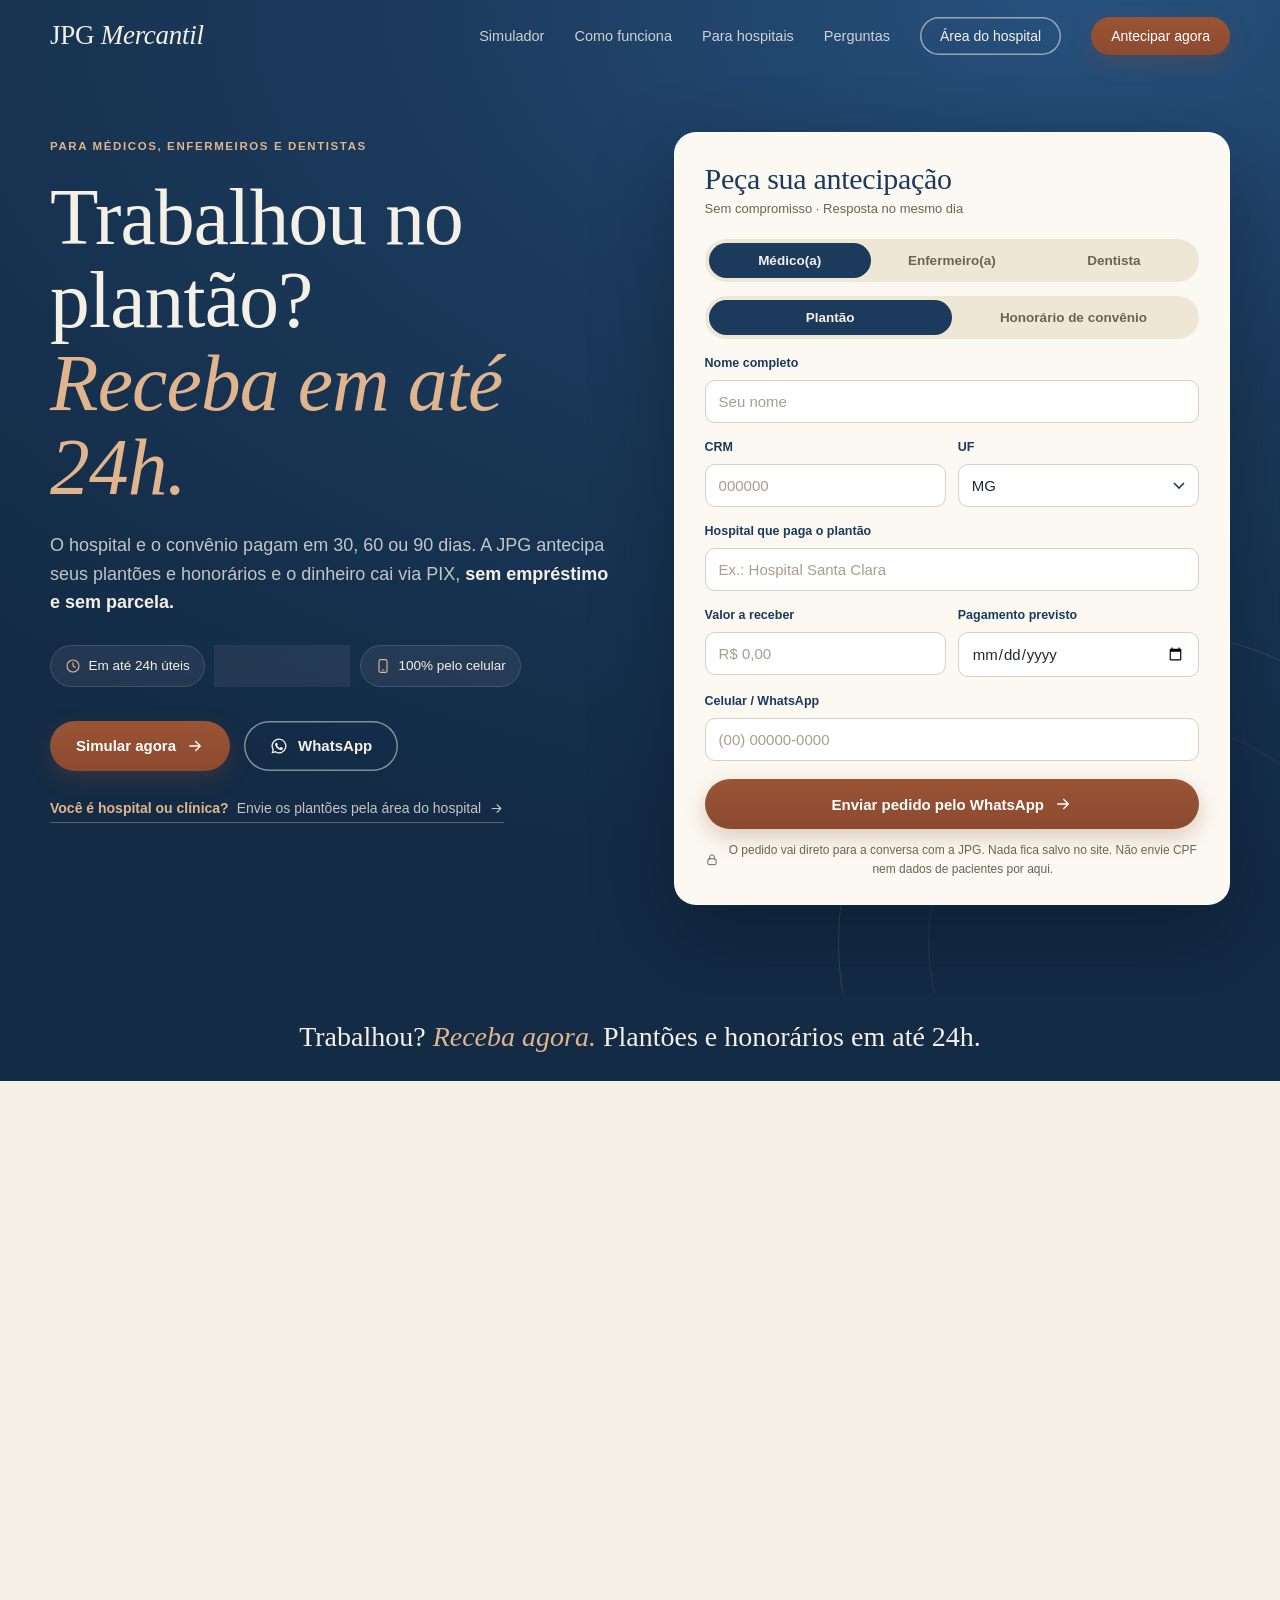
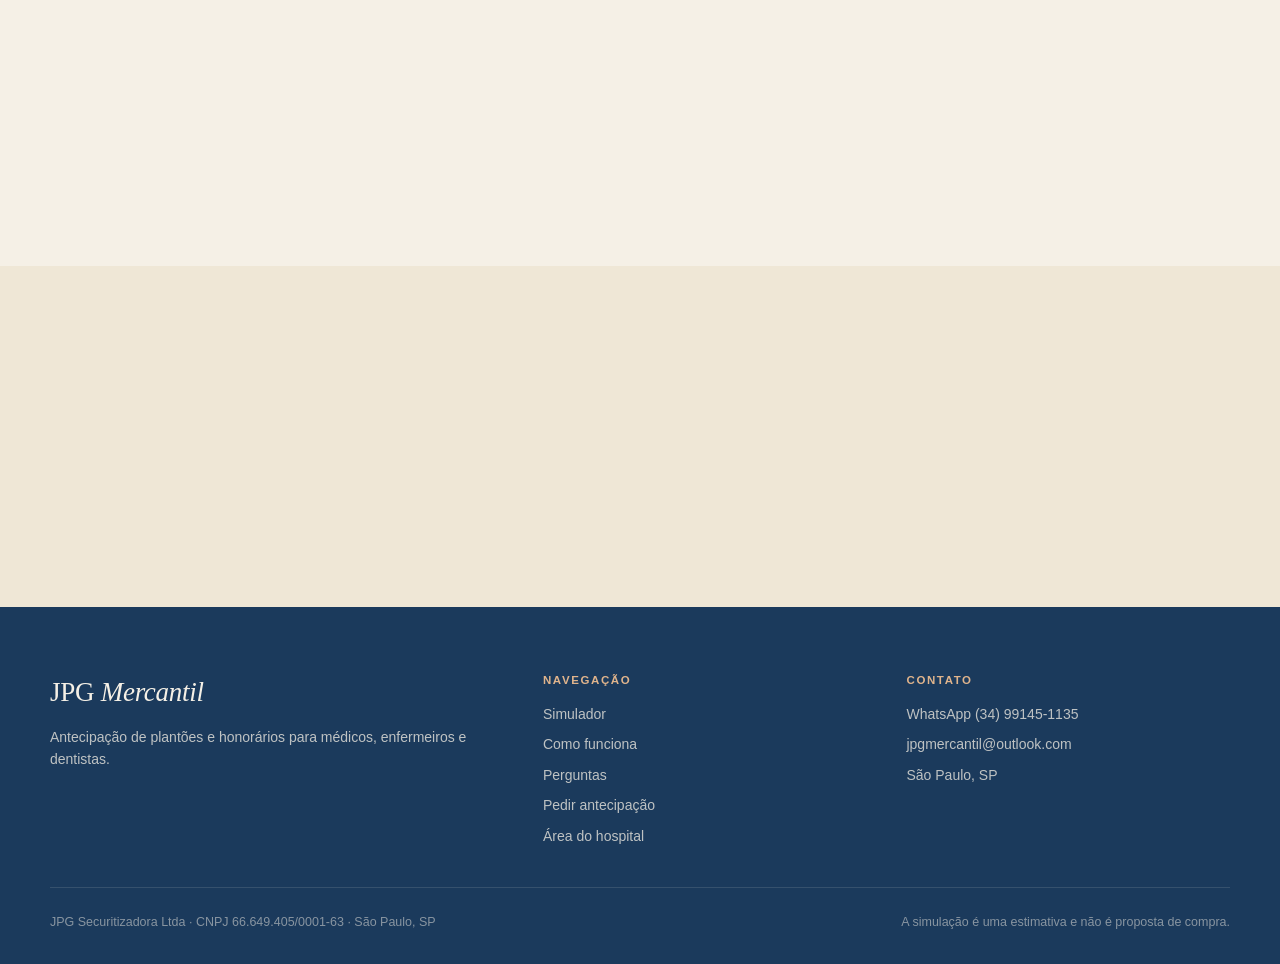
<file: index.html>
<!doctype html>
<html lang="pt-BR">
<head>
<meta charset="utf-8">
<meta name="viewport" content="width=device-width, initial-scale=1">
<meta http-equiv="Content-Security-Policy" content="default-src 'self'; script-src 'self'; style-src 'self' https://fonts.googleapis.com; font-src https://fonts.gstatic.com; img-src 'self' data:; connect-src 'self'; form-action 'none'; base-uri 'none'; object-src 'none'">
<meta name="referrer" content="no-referrer">
<title>JPG Mercantil · Antecipe plantões e honorários</title>
<meta name="description" content="Médicos, enfermeiros e dentistas: antecipe plantões e honorários de convênio e receba via PIX em até 24h. Simule na hora.">
<link rel="preconnect" href="https://fonts.googleapis.com">
<link rel="preconnect" href="https://fonts.gstatic.com" crossorigin>
<link href="https://fonts.googleapis.com/css2?family=Cormorant+Garamond:ital,wght@0,400;0,500;0,600;1,400;1,500&family=Inter+Tight:wght@400;500;600;700&display=swap" rel="stylesheet">
<link rel="stylesheet" href="style.css">
</head>
<body>

<svg width="0" height="0" class="sprite" aria-hidden="true">
  <symbol id="i-wpp" viewBox="0 0 24 24"><path fill="currentColor" d="M12 2a10 10 0 0 0-8.6 15.1L2 22l5-1.3A10 10 0 1 0 12 2Zm0 18.2a8.2 8.2 0 0 1-4.2-1.2l-.3-.2-3 .8.8-2.9-.2-.3A8.2 8.2 0 1 1 12 20.2Zm4.5-6.1c-.2-.1-1.5-.7-1.7-.8-.2-.1-.4-.1-.6.1l-.8 1c-.1.2-.3.2-.5.1a6.7 6.7 0 0 1-3.3-2.9c-.3-.4.2-.4.7-1.3.1-.2 0-.3 0-.4l-.8-1.8c-.2-.5-.4-.4-.6-.4h-.5a1 1 0 0 0-.7.3 2.9 2.9 0 0 0-.9 2.2 5 5 0 0 0 1 2.7 11.5 11.5 0 0 0 4.4 3.9c1.6.7 2.3.8 3.1.6.5-.1 1.5-.6 1.7-1.2.2-.6.2-1.1.2-1.2-.1-.1-.3-.2-.5-.3Z"/></symbol>
  <symbol id="i-relogio" viewBox="0 0 24 24" fill="none" stroke="currentColor" stroke-width="1.7" stroke-linecap="round"><circle cx="12" cy="12" r="9"/><path d="M12 7v5l3 2"/></symbol>
  <symbol id="i-pix" viewBox="0 0 24 24" fill="none" stroke="currentColor" stroke-width="1.7" stroke-linejoin="round"><path d="M12 3 21 12 12 21 3 12Z"/><path d="M8 12h8"/></symbol>
  <symbol id="i-cel" viewBox="0 0 24 24" fill="none" stroke="currentColor" stroke-width="1.7" stroke-linecap="round"><rect x="6" y="2.5" width="12" height="19" rx="2.5"/><path d="M11 18h2"/></symbol>
  <symbol id="i-cad" viewBox="0 0 24 24" fill="none" stroke="currentColor" stroke-width="1.7" stroke-linecap="round"><rect x="5" y="10" width="14" height="10" rx="2"/><path d="M8 10V7a4 4 0 0 1 8 0v3"/></symbol>
  <symbol id="i-seta" viewBox="0 0 24 24" fill="none" stroke="currentColor" stroke-width="1.8" stroke-linecap="round" stroke-linejoin="round"><path d="M5 12h14M13 6l6 6-6 6"/></symbol>
  <symbol id="i-x" viewBox="0 0 24 24" fill="none" stroke="currentColor" stroke-width="2" stroke-linecap="round"><path d="M6 6l12 12M18 6 6 18"/></symbol>
  <symbol id="i-ok" viewBox="0 0 24 24" fill="none" stroke="currentColor" stroke-width="2" stroke-linecap="round" stroke-linejoin="round"><path d="m5 12 5 5 9-10"/></symbol>
  <symbol id="i-hist" viewBox="0 0 24 24" fill="none" stroke="currentColor" stroke-width="1.7" stroke-linecap="round"><path d="M4 19h16M7 15l3-4 3 2 4-6"/></symbol>
</svg>

<header class="nav" id="nav">
  <div class="wrap">
    <a href="#topo" class="logo" aria-label="JPG Mercantil, início">JPG <em>Mercantil</em></a>
    <ul>
      <li><a href="#simulador">Simulador</a></li>
      <li><a href="#como-funciona">Como funciona</a></li>
      <li><a href="#hospitais">Para hospitais</a></li>
      <li><a href="#perguntas">Perguntas</a></li>
      <li><a href="hospital.html" class="btn btn-o nav-h">Área do hospital</a></li>
      <li><a href="#pedido" class="btn btn-t">Antecipar agora</a></li>
    </ul>
  </div>
</header>

<main id="topo">
<!-- HERO + PEDIDO -->
<section class="hero">
  <div class="wrap">
    <div class="rv">
      <span class="eyebrow">Para médicos, enfermeiros e dentistas</span>
      <h1>Trabalhou no plantão?<br><em>Receba em até 24h.</em></h1>
      <p class="lead">O hospital e o convênio pagam em 30, 60 ou 90 dias. A JPG antecipa seus plantões e honorários e o dinheiro cai via PIX, <strong>sem empréstimo e sem parcela.</strong></p>
      <div class="selos">
        <span class="selo"><svg><use href="#i-relogio"/></svg>Em até 24h úteis</span>
        <span class="selo"><svg><use href="#i-pix"/></svg>Direto no PIX</span>
        <span class="selo"><svg><use href="#i-cel"/></svg>100% pelo celular</span>
      </div>
      <div class="hero-ctas">
        <a href="#simulador" class="btn btn-t">Simular agora <svg><use href="#i-seta"/></svg></a>
        <a href="https://wa.me/5534991451135?text=Ol%C3%A1%2C%20quero%20antecipar%20meus%20plant%C3%B5es%20com%20a%20JPG." class="btn btn-o" target="_blank" rel="noopener"><svg><use href="#i-wpp"/></svg>WhatsApp</a>
      </div>
      <a href="hospital.html" class="hero-h"><span>Você é hospital ou clínica?</span> Envie os plantões pela área do hospital <svg><use href="#i-seta"/></svg></a>
    </div>

    <form class="form-card rv" id="pedido" novalidate>
      <h3>Peça sua antecipação</h3>
      <p class="sub">Sem compromisso · Resposta no mesmo dia</p>

      <div class="seg" role="group" aria-label="Profissão" data-campo="prof">
        <button type="button" aria-pressed="true" data-v="Médico(a)" data-reg="CRM">Médico(a)</button>
        <button type="button" aria-pressed="false" data-v="Enfermeiro(a)" data-reg="COREN">Enfermeiro(a)</button>
        <button type="button" aria-pressed="false" data-v="Dentista" data-reg="CRO">Dentista</button>
      </div>
      <div class="seg" role="group" aria-label="Tipo" data-campo="tipo">
        <button type="button" aria-pressed="true" data-v="Plantão">Plantão</button>
        <button type="button" aria-pressed="false" data-v="Honorário de convênio">Honorário de convênio</button>
      </div>

      <div class="campo">
        <label class="lbl" for="f-nome">Nome completo</label>
        <input id="f-nome" name="nome" autocomplete="name" placeholder="Seu nome" required>
      </div>
      <div class="grid2">
        <div class="campo">
          <label class="lbl" for="f-reg" id="lbl-reg">CRM</label>
          <input id="f-reg" name="registro" inputmode="numeric" placeholder="000000">
        </div>
        <div class="campo">
          <label class="lbl" for="f-uf">UF</label>
          <select id="f-uf" name="uf"></select>
        </div>
      </div>
      <div class="campo">
        <label class="lbl" for="f-pagador" id="lbl-pagador">Hospital que paga o plantão</label>
        <input id="f-pagador" name="pagador" placeholder="Ex.: Hospital Santa Clara">
      </div>
      <div class="grid2">
        <div class="campo">
          <label class="lbl" for="f-valor">Valor a receber</label>
          <input id="f-valor" name="valor" inputmode="numeric" placeholder="R$ 0,00">
        </div>
        <div class="campo">
          <label class="lbl" for="f-data">Pagamento previsto</label>
          <input id="f-data" name="data" type="date">
        </div>
      </div>
      <div class="campo">
        <label class="lbl" for="f-cel">Celular / WhatsApp</label>
        <input id="f-cel" name="cel" inputmode="tel" autocomplete="tel" placeholder="(00) 00000-0000">
      </div>
      <button class="btn btn-t" type="submit">Enviar pedido pelo WhatsApp <svg><use href="#i-seta"/></svg></button>
      <p class="nota"><svg><use href="#i-cad"/></svg>O pedido vai direto para a conversa com a JPG. Nada fica salvo no site. Não envie CPF nem dados de pacientes por aqui.</p>
    </form>
  </div>
</section>

<div class="faixa">Trabalhou? <em>Receba agora.</em> Plantões e honorários em até 24h.</div>

<!-- SIMULADOR -->
<section class="sim" id="simulador">
  <div class="wrap">
    <div class="rv">
      <div class="head tight">
        <span class="eyebrow">Simulador</span>
        <h2>Veja agora<br><em>quanto você recebe</em></h2>
        <p class="lead">Digite o valor do plantão ou do honorário e quantos dias faltam para o pagamento. A conta aparece na hora.</p>
      </div>
      <div class="sim-card">
        <label class="lbl" for="s-valor">Valor do plantão ou honorário</label>
        <input class="valor-in" id="s-valor" inputmode="numeric" value="R$ 1.000,00">
        <div class="dias-h"><span class="lbl flat">Dias até o pagamento</span><span class="pill" id="s-pill">30 dias</span></div>
        <div class="dias" role="group" aria-label="Dias até o pagamento">
          <button type="button" data-d="15" aria-pressed="false">15</button>
          <button type="button" data-d="30" aria-pressed="true">30</button>
          <button type="button" data-d="45" aria-pressed="false">45</button>
          <button type="button" data-d="60" aria-pressed="false">60</button>
          <button type="button" data-d="90" aria-pressed="false">90</button>
        </div>
        <div class="result" aria-live="polite">
          <small>Você recebe agora</small>
          <b id="s-liq">R$ 961,54</b>
          <div class="det"><span id="s-sub">Em 30 dias, de R$ 1.000,00 no plantão</span></div>
        </div>
        <a href="#pedido" class="btn btn-t" id="s-pedir">Quero antecipar este valor <svg><use href="#i-seta"/></svg></a>
        <p class="nota">Estimativa. O valor final sai na proposta, depois da análise.</p>
      </div>
    </div>
  </div>
</section>

<!-- PROBLEMA -->
<section class="prob">
  <div class="wrap">
    <div class="head rv">
      <span class="eyebrow">O problema</span>
      <h2>Você trabalha hoje,<br><em>mas só recebe daqui a 30, 60, 90 dias</em></h2>
      <p class="lead">O serviço já foi prestado e o dinheiro é seu. Só que hospital e convênio pagam no tempo deles.</p>
    </div>
    <div class="prob-grid rv">
      <article><span class="n">01</span><h3>Pagamento que demora</h3><p>Plantões e honorários de convênio levam de 30 a 90 dias para cair.</p></article>
      <article><span class="n">02</span><h3>Cheque especial</h3><p>Enquanto espera, as contas do mês acabam indo para o crédito mais caro do banco.</p></article>
      <article><span class="n">03</span><h3>Sem previsão</h3><p>Glosa, atraso e data que muda deixam difícil planejar o mês.</p></article>
      <article><span class="n">04</span><h3>Banco burocrático</h3><p>Empréstimo pede papelada, análise demorada e vira parcela.</p></article>
    </div>
    <div class="fim rv"><p>Existe um jeito melhor.</p><a href="#como-funciona" class="link">Ver como funciona</a></div>
  </div>
</section>

<!-- PASSOS -->
<section id="como-funciona">
  <div class="wrap">
    <div class="head c rv">
      <span class="eyebrow">Como funciona</span>
      <h2>Do plantão ao PIX<br><em>em 4 passos</em></h2>
      <p class="lead">Tudo pelo celular, com uma pessoa da JPG acompanhando cada pedido.</p>
    </div>
    <div class="passos rv">
      <div class="passo"><span class="num">1</span><div><span class="tag">Como sempre</span><h3>Você trabalha</h3><p>Faz o plantão ou o atendimento pelo convênio normalmente.</p></div></div>
      <div class="passo"><span class="num">2</span><div><span class="tag">Em 2 minutos</span><h3>Envia o pedido</h3><p>Diz quanto tem a receber, de quem e quando. O resto a gente pede pelo WhatsApp.</p></div></div>
      <div class="passo"><span class="num">3</span><div><span class="tag">Sem surpresa</span><h3>Recebe a proposta</h3><p>A JPG analisa e manda, por escrito, o valor líquido que você recebe. Você aceita ou não, sem custo.</p></div></div>
      <div class="passo"><span class="num">4</span><div><span class="tag">Em até 24h úteis</span><h3>Dinheiro no PIX</h3><p>Aceitou, o valor cai na sua conta. Quando o hospital paga, ele paga à JPG.</p></div></div>
    </div>
    <div class="passos-cta rv"><a href="#pedido" class="btn btn-t">Começar agora <svg><use href="#i-seta"/></svg></a></div>
  </div>
</section>

<!-- HOSPITAIS -->
<section class="hosp" id="hospitais">
  <div class="wrap">
    <div class="hosp-txt rv">
      <span class="eyebrow">Para hospitais e clínicas</span>
      <h2>Seu corpo clínico recebe antes.<br><em>Você só envia a lista.</em></h2>
      <p class="lead">A JPG antecipa os plantões e honorários dos seus profissionais, sem custo e sem mudar nada na sua rotina. O hospital cadastra a escala uma vez na área restrita e a gente cuida do resto.</p>
      <div class="hosp-acts">
        <a href="hospital.html" class="btn btn-t">Entrar na área do hospital <svg><use href="#i-seta"/></svg></a>
        <a href="hospital.html#cadastro" class="link">Cadastrar meu hospital</a>
      </div>
    </div>
    <div class="hosp-cards rv">
      <article><i><svg><use href="#i-cad"/></svg></i><h3>Área com login</h3><p>Acesso por e-mail e senha. Só o seu hospital vê o que enviou.</p></article>
      <article><i><svg><use href="#i-hist"/></svg></i><h3>Lista de uma vez</h3><p>Envie a escala ou a relação de honorários em planilha, PDF ou digitando.</p></article>
      <article><i><svg><use href="#i-ok"/></svg></i><h3>Sem mudar a rotina</h3><p>O hospital segue pagando na data de sempre. Só muda para quem recebe.</p></article>
    </div>
  </div>
</section>

<!-- COMPARAÇÃO -->
<section class="comp">
  <div class="wrap">
    <div class="head c rv">
      <span class="eyebrow">Entenda a diferença</span>
      <h2>Antecipação <em>não é</em> empréstimo</h2>
      <p class="lead">Você não pega dinheiro emprestado. Você recebe antes o que já é seu.</p>
    </div>
    <div class="tabela rv" role="table" aria-label="Empréstimo comparado à antecipação da JPG">
      <div class="tr th" role="row"><div role="columnheader"></div><div role="columnheader">Empréstimo</div><div role="columnheader">JPG</div></div>
      <div class="tr" role="row"><div role="rowheader">Pagamento</div><div role="cell"><svg class="x"><use href="#i-x"/></svg>Várias parcelas por mês</div><div role="cell"><svg class="ok"><use href="#i-ok"/></svg>Sem parcela: o hospital quita</div></div>
      <div class="tr" role="row"><div role="rowheader">Custo</div><div role="cell"><svg class="x"><use href="#i-x"/></svg>Juros por meses e meses</div><div role="cell"><svg class="ok"><use href="#i-ok"/></svg>Só pelos dias que faltam</div></div>
      <div class="tr" role="row"><div role="rowheader">Análise</div><div role="cell"><svg class="x"><use href="#i-x"/></svg>Sua renda e seu score</div><div role="cell"><svg class="ok"><use href="#i-ok"/></svg>Quem paga o plantão</div></div>
      <div class="tr" role="row"><div role="rowheader">Processo</div><div role="cell"><svg class="x"><use href="#i-x"/></svg>Agência e muitos papéis</div><div role="cell"><svg class="ok"><use href="#i-ok"/></svg>100% pelo celular</div></div>
      <div class="tr" role="row"><div role="rowheader">Prazo</div><div role="cell"><svg class="x"><use href="#i-x"/></svg>Dias ou semanas</div><div role="cell"><svg class="ok"><use href="#i-ok"/></svg>Até 24h úteis</div></div>
    </div>
    <p class="rodape rv">Na antecipação, você cede à JPG o direito de receber um valor que já existe: o plantão feito ou o honorário do convênio.</p>
    <div class="passos-cta rv"><a href="#pedido" class="btn btn-t">Quero antecipar agora <svg><use href="#i-seta"/></svg></a></div>
  </div>
</section>

<!-- FAQ -->
<section class="faq" id="perguntas">
  <div class="wrap">
    <div class="rv">
      <span class="eyebrow">Perguntas</span>
      <h2>O que quase<br>todo mundo<br><em>pergunta primeiro</em></h2>
    </div>
    <div class="rv">
      <details open><summary>O que é antecipar plantão ou honorário?</summary><p>É receber hoje um valor que o hospital ou o convênio só vai pagar daqui a algumas semanas. A JPG paga você agora e depois recebe direto de quem deve.</p></details>
      <details><summary>Quanto eu recebo?</summary><p>Depende do valor e de quantos dias faltam para o pagamento. Por exemplo, em um plantão de R$ 1.000 que o hospital paga em 30 dias, você recebe R$ 961,54 agora. O simulador faz a conta para qualquer valor e prazo, e a proposta final vem por escrito antes de você aceitar.</p></details>
      <details><summary>Em quanto tempo o dinheiro cai?</summary><p>Em até 24 horas úteis depois que você aceita a proposta, via PIX.</p></details>
      <details><summary>Antecipa honorário de convênio também?</summary><p>Sim. Plantões em hospitais, UPAs e clínicas e honorários de convênios médicos e odontológicos. A JPG confere quem paga antes de fazer a proposta.</p></details>
      <details><summary>Preciso ter conta em algum banco?</summary><p>Não. Qualquer conta com chave PIX no seu nome serve.</p></details>
      <details><summary>Vira parcela ou dívida?</summary><p>Não. Você não paga parcelas: quem quita é o hospital ou o convênio, direto para a JPG, na data combinada.</p></details>
      <details><summary>Quais documentos vou precisar?</summary><p>Documento com foto, registro no conselho (CRM, COREN ou CRO) e o comprovante do valor a receber, como a escala do plantão ou o demonstrativo do convênio. A JPG pede tudo pelo WhatsApp.</p></details>
      <details><summary>Sou hospital. Como envio os plantões?</summary><p>Cadastre o hospital na área restrita, aguarde a liberação da JPG e envie a escala ou a relação de honorários por lá. Os dados de pacientes, quando existirem, só vão por essa área e ficam em cofre privado.</p></details>
      <details><summary>Meus dados ficam seguros?</summary><p>Pedidos de profissionais não ficam salvos no site: viram uma mensagem no WhatsApp. Já o que o hospital envia na área restrita vai para um armazenamento privado e criptografado, que só o próprio hospital e a JPG acessam.</p></details>
      <div class="mais">
        <a href="https://wa.me/5534991451135?text=Ol%C3%A1%2C%20tenho%20uma%20d%C3%BAvida%20sobre%20antecipar%20plant%C3%B5es." class="btn btn-o" target="_blank" rel="noopener"><svg><use href="#i-wpp"/></svg>Perguntar no WhatsApp</a>
      </div>
    </div>
  </div>
</section>

<!-- FINAL -->
<section class="final">
  <div class="wrap rv">
    <div>
      <h2>Já trabalhou?<br><em>Então já pode receber.</em></h2>
      <p class="lead mt">Simule, peça e receba no PIX em até 24h úteis.</p>
    </div>
    <div class="acts">
      <a href="#pedido" class="btn btn-t">Antecipar agora <svg><use href="#i-seta"/></svg></a>
      <a href="#simulador" class="link">Simular primeiro</a>
    </div>
  </div>
</section>
</main>

<footer>
  <div class="wrap">
    <div class="cols">
      <div><a href="#topo" class="logo">JPG <em>Mercantil</em></a><p>Antecipação de plantões e honorários para médicos, enfermeiros e dentistas.</p></div>
      <div><h4>Navegação</h4><ul><li><a href="#simulador">Simulador</a></li><li><a href="#como-funciona">Como funciona</a></li><li><a href="#perguntas">Perguntas</a></li><li><a href="#pedido">Pedir antecipação</a></li><li><a href="hospital.html">Área do hospital</a></li></ul></div>
      <div><h4>Contato</h4><ul><li><a href="https://wa.me/5534991451135" target="_blank" rel="noopener">WhatsApp (34) 99145-1135</a></li><li><a href="mailto:jpgmercantil@outlook.com">jpgmercantil@outlook.com</a></li><li>São Paulo, SP</li></ul></div>
    </div>
    <div class="legal"><span>JPG Securitizadora Ltda · CNPJ 66.649.405/0001-63 · São Paulo, SP</span><span>A simulação é uma estimativa e não é proposta de compra.</span></div>
  </div>
</footer>

<a class="wpp" href="https://wa.me/5534991451135?text=Ol%C3%A1%2C%20quero%20antecipar%20meus%20plant%C3%B5es%20com%20a%20JPG." target="_blank" rel="noopener" aria-label="Falar com a JPG no WhatsApp"><svg><use href="#i-wpp"/></svg></a>

<script src="app.js" defer></script>
</body>
</html>
</file>
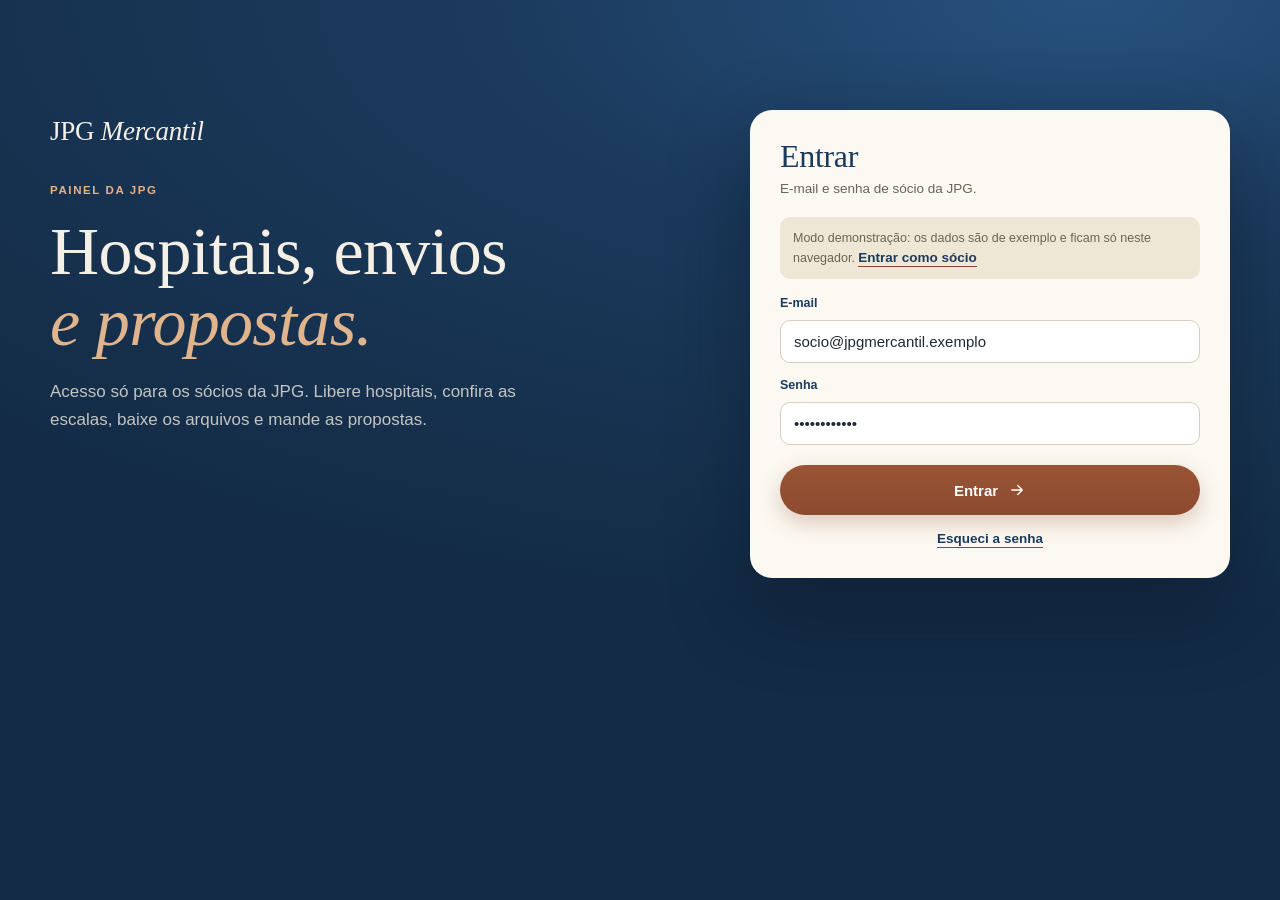
<file: admin.html>
<!doctype html>
<html lang="pt-BR">
<head>
<meta charset="utf-8">
<meta name="viewport" content="width=device-width, initial-scale=1">
<meta http-equiv="Content-Security-Policy" content="default-src 'self'; script-src 'self'; style-src 'self' https://fonts.googleapis.com; font-src https://fonts.gstatic.com; img-src 'self' data:; connect-src 'self' https://*.supabase.co; form-action 'none'; base-uri 'none'; object-src 'none'">
<meta name="referrer" content="no-referrer">
<meta name="robots" content="noindex,nofollow">
<title>JPG Mercantil · Painel</title>
<link rel="preconnect" href="https://fonts.googleapis.com">
<link rel="preconnect" href="https://fonts.gstatic.com" crossorigin>
<link href="https://fonts.googleapis.com/css2?family=Cormorant+Garamond:ital,wght@0,400;0,500;0,600;1,400;1,500&family=Inter+Tight:wght@400;500;600;700&display=swap" rel="stylesheet">
<link rel="stylesheet" href="style.css">
<link rel="stylesheet" href="painel.css">
</head>
<body>
<svg width="0" height="0" class="sprite" aria-hidden="true">
  <symbol id="i-seta" viewBox="0 0 24 24" fill="none" stroke="currentColor" stroke-width="1.8" stroke-linecap="round" stroke-linejoin="round"><path d="M5 12h14M13 6l6 6-6 6"/></symbol>
  <symbol id="i-casa" viewBox="0 0 24 24" fill="none" stroke="currentColor" stroke-width="1.7" stroke-linecap="round" stroke-linejoin="round"><path d="M3 11 12 4l9 7"/><path d="M5 10v10h14V10"/></symbol>
  <symbol id="i-hosp" viewBox="0 0 24 24" fill="none" stroke="currentColor" stroke-width="1.7" stroke-linecap="round" stroke-linejoin="round"><path d="M4 21V5l8-2 8 2v16"/><path d="M12 8v6M9 11h6M9 21v-3h6v3"/></symbol>
  <symbol id="i-lista" viewBox="0 0 24 24" fill="none" stroke="currentColor" stroke-width="1.7" stroke-linecap="round"><path d="M8 6h13M8 12h13M8 18h13M3.5 6h.01M3.5 12h.01M3.5 18h.01"/></symbol>
  <symbol id="i-doc" viewBox="0 0 24 24" fill="none" stroke="currentColor" stroke-width="1.7" stroke-linecap="round" stroke-linejoin="round"><path d="M14 3H6v18h12V7z"/><path d="M14 3v4h4M9 13h6M9 17h4"/></symbol>
  <symbol id="i-sair" viewBox="0 0 24 24" fill="none" stroke="currentColor" stroke-width="1.7" stroke-linecap="round" stroke-linejoin="round"><path d="M15 4h4v16h-4M10 8l-4 4 4 4M6 12h10"/></symbol>
  <symbol id="i-x" viewBox="0 0 24 24" fill="none" stroke="currentColor" stroke-width="1.8" stroke-linecap="round"><path d="M6 6l12 12M18 6 6 18"/></symbol>
</svg>

<!-- ===================== ENTRADA ===================== -->
<div id="tela-entrada">
<main class="portal">
  <div class="wrap">
    <div>
      <span class="logo claro-logo">JPG <em>Mercantil</em></span>
      <span class="eyebrow bloco-eb">Painel da JPG</span>
      <h1>Hospitais, envios<br><em>e propostas.</em></h1>
      <p class="lead">Acesso só para os sócios da JPG. Libere hospitais, confira as escalas, baixe os arquivos e mande as propostas.</p>
    </div>
    <div>
      <form class="pcard" id="v-login" novalidate>
        <h2>Entrar</h2>
        <p class="sub">E-mail e senha de sócio da JPG.</p>
        <p class="aviso demo oculto">Modo demonstração: os dados são de exemplo e ficam só neste navegador. <button type="button" class="linkbtn" id="demo-entrar">Entrar como sócio</button></p>
        <div class="campo"><label class="lbl" for="l-email">E-mail</label><input id="l-email" type="email" autocomplete="username" required></div>
        <div class="campo"><label class="lbl" for="l-senha">Senha</label><input id="l-senha" type="password" autocomplete="current-password" required></div>
        <button class="btn btn-t" type="submit">Entrar <svg><use href="#i-seta"/></svg></button>
        <p class="msg" id="l-msg" role="alert"></p>
        <div class="troca"><button type="button" class="linkbtn" id="ir-reset">Esqueci a senha</button></div>
      </form>
      <form class="pcard oculto" id="v-reset" novalidate>
        <h2>Redefinir senha</h2>
        <p class="sub">Enviamos um link para o seu e-mail.</p>
        <div class="campo"><label class="lbl" for="r-email">E-mail</label><input id="r-email" type="email" autocomplete="username" required></div>
        <button class="btn btn-t" type="submit">Enviar link</button>
        <p class="msg" id="r-msg" role="alert"></p>
        <div class="troca"><button type="button" class="linkbtn" id="ir-login">Voltar</button></div>
      </form>
      <form class="pcard oculto" id="v-nova" novalidate>
        <h2>Nova senha</h2>
        <p class="sub">Pelo menos 10 caracteres.</p>
        <div class="campo"><label class="lbl" for="n-senha">Nova senha</label><input id="n-senha" type="password" autocomplete="new-password" minlength="10" required></div>
        <button class="btn btn-t" type="submit">Salvar senha</button>
        <p class="msg" id="n-msg" role="alert"></p>
      </form>
    </div>
  </div>
</main>
</div>

<!-- ===================== PAINEL ===================== -->
<div class="app oculto" id="tela-app">
  <aside class="side">
    <span class="logo">JPG <em>Mercantil</em></span>
    <div class="side-quem"><small>Painel da JPG</small><b>Sócios</b></div>
    <nav class="side-nav" aria-label="Menu">
      <button type="button" data-pg="resumo" aria-current="page"><svg><use href="#i-casa"/></svg>Resumo</button>
      <button type="button" data-pg="hospitais"><svg><use href="#i-hosp"/></svg>Hospitais<i class="conta oculto" id="n-hosp"></i></button>
      <button type="button" data-pg="envios"><svg><use href="#i-lista"/></svg>Envios<i class="conta oculto" id="n-env"></i></button>
      <button type="button" data-pg="propostas"><svg><use href="#i-doc"/></svg>Propostas</button>
    </nav>
    <div class="side-pe">
      <p class="demo oculto">Demonstração · dados de exemplo<br><button type="button" class="linkbtn claro" id="demo-reset">Recomeçar exemplo</button><br><a class="linkbtn claro" href="hospital.html">Ver como hospital</a></p>
      <button type="button" class="side-sair" id="sair"><svg><use href="#i-sair"/></svg>Sair</button>
    </div>
  </aside>

  <main class="main">
    <section class="pg" id="pg-resumo">
      <header class="topo"><div><span class="eyebrow">Resumo</span><h1>O que precisa <em>de vocês</em></h1></div></header>
      <div class="kpis">
        <div class="kpi destaque"><small>Hospitais para liberar</small><b id="k-pend">0</b><span>cadastros novos</span></div>
        <div class="kpi"><small>Envios novos</small><b id="k-novos">0</b><span id="k-novos-s">—</span></div>
        <div class="kpi"><small>Propostas abertas</small><b id="k-prop">0</b><span id="k-prop-s">—</span></div>
        <div class="kpi"><small>Antecipado (aceitas)</small><b id="k-ant">R$ 0</b><span id="k-ant-s">—</span></div>
      </div>
      <div class="duas">
        <div class="bloco"><div class="bloco-t"><h2>Cadastros para liberar</h2><button type="button" class="linkbtn" data-pg="hospitais">Ver hospitais</button></div><ul class="linhas" id="r-hosp"></ul></div>
        <div class="bloco"><div class="bloco-t"><h2>Envios sem proposta</h2><button type="button" class="linkbtn" data-pg="envios">Ver envios</button></div><ul class="linhas" id="r-env"></ul></div>
      </div>
    </section>

    <section class="pg oculto" id="pg-hospitais">
      <header class="topo"><div><span class="eyebrow">Hospitais</span><h1>Hospitais <em>cadastrados</em></h1></div></header>
      <div class="filtros" id="f-hosp" role="group" aria-label="Filtrar hospitais"></div>
      <ul class="linhas cartao" id="l-hosp"></ul>
    </section>

    <section class="pg oculto" id="pg-envios">
      <header class="topo"><div><span class="eyebrow">Envios</span><h1>Escalas e <em>honorários</em></h1></div></header>
      <div class="filtros" id="f-env" role="group" aria-label="Filtrar envios"></div>
      <ul class="linhas cartao" id="l-env"></ul>
    </section>

    <section class="pg oculto" id="pg-propostas">
      <header class="topo"><div><span class="eyebrow">Propostas</span><h1>Propostas <em>enviadas</em></h1></div></header>
      <div class="filtros" id="f-prop" role="group" aria-label="Filtrar propostas"></div>
      <ul class="linhas cartao" id="l-prop"></ul>
    </section>
  </main>
</div>

<div class="gaveta" id="gaveta" aria-hidden="true"><div class="gaveta-in" role="dialog" aria-modal="true" aria-label="Detalhes">
  <button type="button" class="gaveta-x" id="gaveta-x" aria-label="Fechar"><svg><use href="#i-x"/></svg></button>
  <div id="gaveta-corpo"></div>
</div></div>

<script src="vendor/supabase.js"></script>
<script src="config.js"></script>
<script src="nucleo.js"></script>
<script src="admin.js" defer></script>
</body>
</html>
</file>
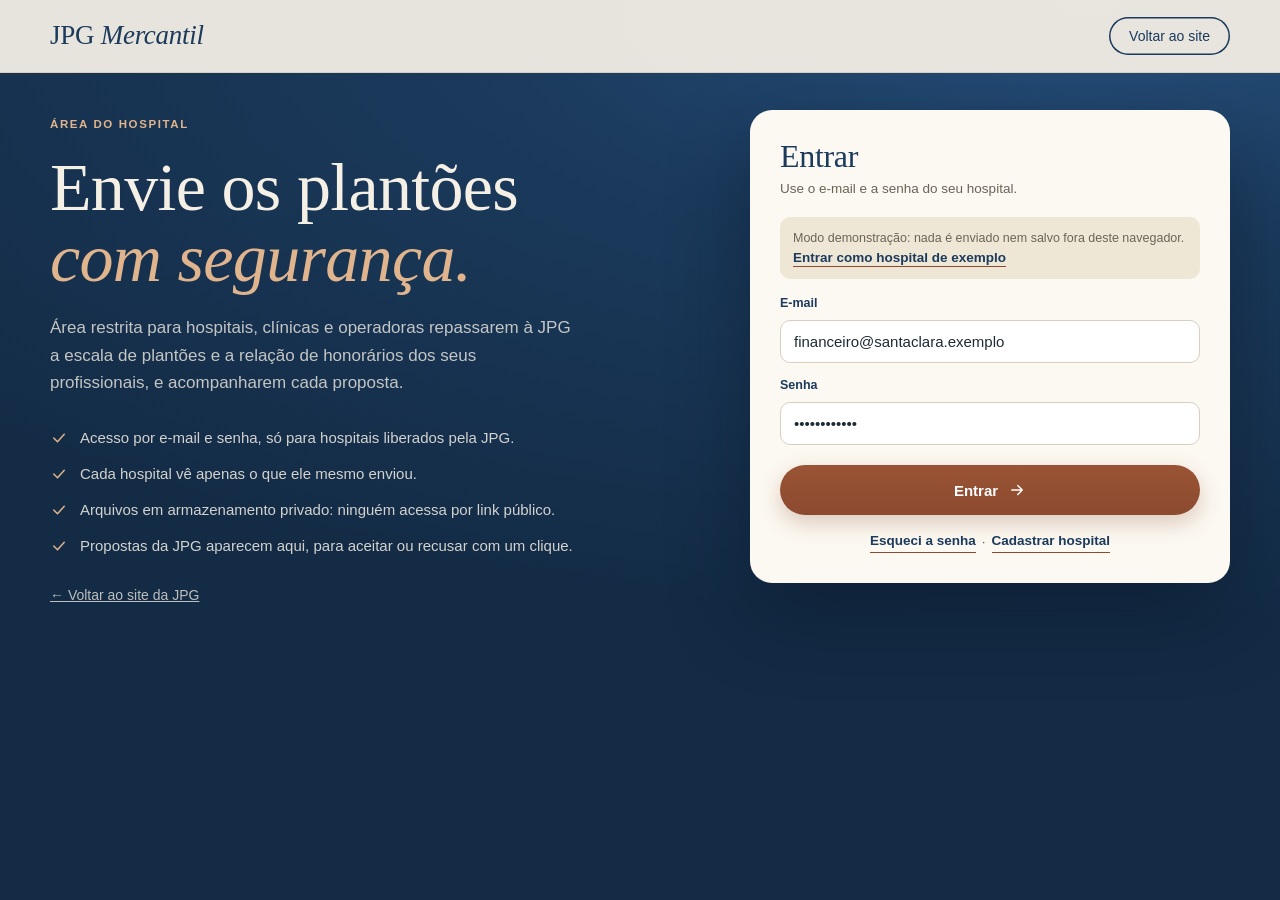
<file: hospital.html>
<!doctype html>
<html lang="pt-BR">
<head>
<meta charset="utf-8">
<meta name="viewport" content="width=device-width, initial-scale=1">
<meta http-equiv="Content-Security-Policy" content="default-src 'self'; script-src 'self'; style-src 'self' https://fonts.googleapis.com; font-src https://fonts.gstatic.com; img-src 'self' data:; connect-src 'self' https://*.supabase.co; form-action 'none'; base-uri 'none'; object-src 'none'">
<meta name="referrer" content="no-referrer">
<meta name="robots" content="noindex,nofollow">
<title>JPG Mercantil · Área do hospital</title>
<link rel="preconnect" href="https://fonts.googleapis.com">
<link rel="preconnect" href="https://fonts.gstatic.com" crossorigin>
<link href="https://fonts.googleapis.com/css2?family=Cormorant+Garamond:ital,wght@0,400;0,500;0,600;1,400;1,500&family=Inter+Tight:wght@400;500;600;700&display=swap" rel="stylesheet">
<link rel="stylesheet" href="style.css">
<link rel="stylesheet" href="painel.css">
</head>
<body>
<svg width="0" height="0" class="sprite" aria-hidden="true">
  <symbol id="i-ok" viewBox="0 0 24 24" fill="none" stroke="currentColor" stroke-width="2" stroke-linecap="round" stroke-linejoin="round"><path d="m5 12 5 5 9-10"/></symbol>
  <symbol id="i-seta" viewBox="0 0 24 24" fill="none" stroke="currentColor" stroke-width="1.8" stroke-linecap="round" stroke-linejoin="round"><path d="M5 12h14M13 6l6 6-6 6"/></symbol>
  <symbol id="i-casa" viewBox="0 0 24 24" fill="none" stroke="currentColor" stroke-width="1.7" stroke-linecap="round" stroke-linejoin="round"><path d="M3 11 12 4l9 7"/><path d="M5 10v10h14V10"/></symbol>
  <symbol id="i-mais" viewBox="0 0 24 24" fill="none" stroke="currentColor" stroke-width="1.7" stroke-linecap="round"><circle cx="12" cy="12" r="9"/><path d="M12 8v8M8 12h8"/></symbol>
  <symbol id="i-lista" viewBox="0 0 24 24" fill="none" stroke="currentColor" stroke-width="1.7" stroke-linecap="round"><path d="M8 6h13M8 12h13M8 18h13M3.5 6h.01M3.5 12h.01M3.5 18h.01"/></symbol>
  <symbol id="i-doc" viewBox="0 0 24 24" fill="none" stroke="currentColor" stroke-width="1.7" stroke-linecap="round" stroke-linejoin="round"><path d="M14 3H6v18h12V7z"/><path d="M14 3v4h4M9 13h6M9 17h4"/></symbol>
  <symbol id="i-user" viewBox="0 0 24 24" fill="none" stroke="currentColor" stroke-width="1.7" stroke-linecap="round"><circle cx="12" cy="8" r="4"/><path d="M4 21c1.5-4 4.5-6 8-6s6.5 2 8 6"/></symbol>
  <symbol id="i-sair" viewBox="0 0 24 24" fill="none" stroke="currentColor" stroke-width="1.7" stroke-linecap="round" stroke-linejoin="round"><path d="M15 4h4v16h-4M10 8l-4 4 4 4M6 12h10"/></symbol>
  <symbol id="i-x" viewBox="0 0 24 24" fill="none" stroke="currentColor" stroke-width="1.8" stroke-linecap="round"><path d="M6 6l12 12M18 6 6 18"/></symbol>
</svg>

<!-- ===================== ENTRADA (login, cadastro, senha) ===================== -->
<div id="tela-entrada">
<header class="nav solid" id="nav">
  <div class="wrap">
    <a href="index.html" class="logo" aria-label="JPG Mercantil, início">JPG <em>Mercantil</em></a>
    <ul><li><a href="index.html" class="btn btn-o">Voltar ao site</a></li></ul>
  </div>
</header>

<main class="portal">
  <div class="wrap">
    <div>
      <span class="eyebrow">Área do hospital</span>
      <h1>Envie os plantões<br><em>com segurança.</em></h1>
      <p class="lead">Área restrita para hospitais, clínicas e operadoras repassarem à JPG a escala de plantões e a relação de honorários dos seus profissionais, e acompanharem cada proposta.</p>
      <ul class="lista">
        <li><svg><use href="#i-ok"/></svg>Acesso por e-mail e senha, só para hospitais liberados pela JPG.</li>
        <li><svg><use href="#i-ok"/></svg>Cada hospital vê apenas o que ele mesmo enviou.</li>
        <li><svg><use href="#i-ok"/></svg>Arquivos em armazenamento privado: ninguém acessa por link público.</li>
        <li><svg><use href="#i-ok"/></svg>Propostas da JPG aparecem aqui, para aceitar ou recusar com um clique.</li>
      </ul>
      <a class="voltar" href="index.html">← Voltar ao site da JPG</a>
    </div>

    <div>
      <form class="pcard" id="v-login" novalidate>
        <h2>Entrar</h2>
        <p class="sub">Use o e-mail e a senha do seu hospital.</p>
        <p class="aviso demo oculto">Modo demonstração: nada é enviado nem salvo fora deste navegador. <button type="button" class="linkbtn" id="demo-entrar">Entrar como hospital de exemplo</button></p>
        <div class="campo"><label class="lbl" for="l-email">E-mail</label><input id="l-email" type="email" autocomplete="username" required></div>
        <div class="campo"><label class="lbl" for="l-senha">Senha</label><input id="l-senha" type="password" autocomplete="current-password" required></div>
        <button class="btn btn-t" type="submit">Entrar <svg><use href="#i-seta"/></svg></button>
        <p class="msg" id="l-msg" role="alert"></p>
        <div class="troca"><button type="button" class="linkbtn" id="ir-reset">Esqueci a senha</button><span>·</span><button type="button" class="linkbtn" id="ir-cadastro">Cadastrar hospital</button></div>
      </form>

      <form class="pcard oculto" id="v-cadastro" novalidate>
        <h2>Cadastrar hospital</h2>
        <p class="sub">Depois do cadastro a JPG confere os dados e libera o acesso.</p>
        <div class="campo"><label class="lbl" for="c-razao">Nome do hospital / clínica</label><input id="c-razao" autocomplete="organization" maxlength="120" required></div>
        <div class="grid2">
          <div class="campo"><label class="lbl" for="c-cnpj">CNPJ</label><input id="c-cnpj" inputmode="numeric" maxlength="18" placeholder="00.000.000/0000-00" required></div>
          <div class="campo"><label class="lbl" for="c-tel">Telefone</label><input id="c-tel" inputmode="tel" autocomplete="tel" placeholder="(00) 00000-0000"></div>
        </div>
        <div class="campo"><label class="lbl" for="c-resp">Responsável</label><input id="c-resp" autocomplete="name" maxlength="100" required></div>
        <div class="campo"><label class="lbl" for="c-email">E-mail</label><input id="c-email" type="email" autocomplete="email" required></div>
        <div class="campo"><label class="lbl" for="c-senha">Senha (mínimo 10 caracteres)</label><input id="c-senha" type="password" autocomplete="new-password" minlength="10" required></div>
        <button class="btn btn-t" type="submit">Criar cadastro <svg><use href="#i-seta"/></svg></button>
        <p class="msg" id="c-msg" role="alert"></p>
        <div class="troca"><span>Já tem cadastro?</span><button type="button" class="linkbtn" id="ir-login1">Entrar</button></div>
      </form>

      <form class="pcard oculto" id="v-reset" novalidate>
        <h2>Redefinir senha</h2>
        <p class="sub">Enviamos um link para o seu e-mail.</p>
        <div class="campo"><label class="lbl" for="r-email">E-mail</label><input id="r-email" type="email" autocomplete="username" required></div>
        <button class="btn btn-t" type="submit">Enviar link</button>
        <p class="msg" id="r-msg" role="alert"></p>
        <div class="troca"><button type="button" class="linkbtn" id="ir-login2">Voltar</button></div>
      </form>

      <form class="pcard oculto" id="v-nova" novalidate>
        <h2>Nova senha</h2>
        <p class="sub">Escolha uma senha com pelo menos 10 caracteres.</p>
        <div class="campo"><label class="lbl" for="n-senha">Nova senha</label><input id="n-senha" type="password" autocomplete="new-password" minlength="10" required></div>
        <button class="btn btn-t" type="submit">Salvar senha</button>
        <p class="msg" id="n-msg" role="alert"></p>
      </form>
    </div>
  </div>
</main>
</div>

<!-- ===================== PAINEL DO HOSPITAL ===================== -->
<div class="app oculto" id="tela-app">
  <aside class="side">
    <a href="index.html" class="logo">JPG <em>Mercantil</em></a>
    <div class="side-quem"><small>Área do hospital</small><b id="h-nome">Seu hospital</b><span class="badge pend" id="h-badge">Em análise</span></div>
    <nav class="side-nav" aria-label="Menu">
      <button type="button" data-pg="resumo" aria-current="page"><svg><use href="#i-casa"/></svg>Resumo</button>
      <button type="button" data-pg="novo"><svg><use href="#i-mais"/></svg>Novo envio</button>
      <button type="button" data-pg="envios"><svg><use href="#i-lista"/></svg>Envios</button>
      <button type="button" data-pg="propostas"><svg><use href="#i-doc"/></svg>Propostas<i class="conta oculto" id="n-prop"></i></button>
      <button type="button" data-pg="conta"><svg><use href="#i-user"/></svg>Cadastro</button>
    </nav>
    <div class="side-pe">
      <p class="demo oculto">Demonstração · dados de exemplo<br><button type="button" class="linkbtn claro" id="demo-reset">Recomeçar exemplo</button></p>
      <button type="button" class="side-sair" id="sair"><svg><use href="#i-sair"/></svg>Sair</button>
    </div>
  </aside>

  <main class="main">
    <div class="faixa-pend oculto" id="faixa-pend">A JPG está conferindo o cadastro do hospital. Assim que for liberado, o envio de escalas fica disponível.</div>

    <!-- RESUMO -->
    <section class="pg" id="pg-resumo">
      <header class="topo"><div><span class="eyebrow">Resumo</span><h1 id="r-ola">Olá</h1></div>
        <button type="button" class="btn btn-t" data-pg="novo">Novo envio <svg><use href="#i-seta"/></svg></button></header>
      <div class="kpis">
        <div class="kpi"><small>Enviado este mês</small><b id="k-mes">R$ 0</b><span id="k-mes-s">—</span></div>
        <div class="kpi"><small>Em análise</small><b id="k-anal">0</b><span>envios aguardando a JPG</span></div>
        <div class="kpi destaque"><small>Propostas abertas</small><b id="k-prop">0</b><span id="k-prop-s">nenhuma para responder</span></div>
        <div class="kpi"><small>Concluídos</small><b id="k-conc">0</b><span id="k-conc-s">—</span></div>
      </div>
      <div class="duas">
        <div class="bloco"><div class="bloco-t"><h2>Últimos envios</h2><button type="button" class="linkbtn" data-pg="envios">Ver todos</button></div><ul class="linhas" id="r-envios"></ul></div>
        <div class="bloco"><div class="bloco-t"><h2>Propostas para responder</h2><button type="button" class="linkbtn" data-pg="propostas">Ver todas</button></div><div id="r-props"></div></div>
      </div>
    </section>

    <!-- NOVO ENVIO -->
    <section class="pg oculto" id="pg-novo">
      <header class="topo"><div><span class="eyebrow">Novo envio</span><h1>Enviar escala ou <em>honorários</em></h1></div></header>
      <div class="bloco estreito">
        <p class="aviso" id="novo-bloq">Informe só o necessário. Dados de pacientes (quando a guia tiver) vão apenas no arquivo anexado, nunca nos campos de texto.</p>
        <form id="v-envio" novalidate>
          <div class="grid2">
            <div class="campo"><label class="lbl" for="e-tipo">Tipo</label>
              <select id="e-tipo"><option value="plantao">Plantões</option><option value="honorario">Honorários de convênio</option></select></div>
            <div class="campo"><label class="lbl" for="e-comp">Competência</label><input id="e-comp" type="month" required></div>
          </div>
          <div class="grid2">
            <div class="campo"><label class="lbl" for="e-valor">Valor total</label><input id="e-valor" inputmode="numeric" placeholder="R$ 0,00" required></div>
            <div class="campo"><label class="lbl" for="e-data">Pagamento previsto</label><input id="e-data" type="date" required></div>
          </div>
          <div class="campo"><label class="lbl" for="e-qtd">Quantidade de profissionais</label><input id="e-qtd" inputmode="numeric" maxlength="4" placeholder="Ex.: 12"></div>
          <div class="campo"><label class="lbl" for="e-obs">Observações (sem dados de pacientes)</label><textarea id="e-obs" maxlength="800"></textarea></div>
          <div class="campo"><label class="lbl" for="e-arq">Escala ou relação (PDF, planilha ou imagem, até 10 MB cada, até 5 arquivos)</label>
            <input id="e-arq" type="file" accept=".pdf,.xlsx,.xls,.csv,.png,.jpg,.jpeg" multiple></div>
          <button class="btn btn-t" type="submit" id="e-ok">Enviar para a JPG <svg><use href="#i-seta"/></svg></button>
          <p class="msg" id="e-msg" role="alert"></p>
        </form>
      </div>
    </section>

    <!-- ENVIOS -->
    <section class="pg oculto" id="pg-envios">
      <header class="topo"><div><span class="eyebrow">Envios</span><h1>Tudo o que o hospital <em>mandou</em></h1></div></header>
      <div class="filtros" id="f-envios" role="group" aria-label="Filtrar por situação"></div>
      <ul class="linhas cartao" id="l-envios"></ul>
    </section>

    <!-- PROPOSTAS -->
    <section class="pg oculto" id="pg-propostas">
      <header class="topo"><div><span class="eyebrow">Propostas</span><h1>Propostas <em>da JPG</em></h1></div></header>
      <p class="lead peq">Cada proposta mostra quanto a JPG paga agora pelo envio. Aceite dentro da validade; depois do aceite, o PIX sai em até 24h.</p>
      <div class="props" id="l-props"></div>
    </section>

    <!-- CADASTRO -->
    <section class="pg oculto" id="pg-conta">
      <header class="topo"><div><span class="eyebrow">Cadastro</span><h1>Dados do <em>hospital</em></h1></div></header>
      <div class="bloco estreito">
        <dl class="dados" id="d-conta"></dl>
        <p class="aviso">Para alterar razão social, CNPJ ou responsável, fale com a JPG pelo WhatsApp <a class="link" href="https://wa.me/5534991451135" target="_blank" rel="noopener">(34) 99145-1135</a>.</p>
        <button type="button" class="btn btn-o" id="conta-senha">Trocar senha por e-mail</button>
        <p class="msg" id="conta-msg" role="alert"></p>
      </div>
    </section>
  </main>
</div>

<div class="gaveta" id="gaveta" aria-hidden="true"><div class="gaveta-in" role="dialog" aria-modal="true" aria-label="Detalhes">
  <button type="button" class="gaveta-x" id="gaveta-x" aria-label="Fechar"><svg><use href="#i-x"/></svg></button>
  <div id="gaveta-corpo"></div>
</div></div>

<script src="vendor/supabase.js"></script>
<script src="config.js"></script>
<script src="nucleo.js"></script>
<script src="portal.js" defer></script>
</body>
</html>
</file>
<file: style.css>
:root{
  --indigo:#1B3A5C; --indigo-2:#27517E; --indigo-3:#132B45;
  --terracota:#8C4A2F; --terracota-escura:#733B24; --terracota-clara:#E0B48C;
  --papel:#F5F0E6; --papel-2:#EFE7D6; --marfim:#FCF9F2; --claro:#F9F5EC;
  --borda:#D9CFBE; --slate:#6B6356; --tinta:#1E2A36;
  --f-disp:"Cormorant Garamond","Iowan Old Style",Georgia,serif;
  --f-corpo:"Inter Tight",-apple-system,"Segoe UI",sans-serif;
  --raio:14px; --raio-g:22px;
  --sombra:0 1px 2px rgba(27,58,92,.06),0 10px 28px rgba(27,58,92,.08);
  --sombra-2:0 2px 4px rgba(27,58,92,.05),0 24px 60px rgba(27,58,92,.16);
  --curva:cubic-bezier(.16,1,.3,1);
}
*{box-sizing:border-box;margin:0;padding:0}
html{scroll-behavior:smooth;scroll-padding-top:84px}
body{font-family:var(--f-corpo);background:var(--papel);color:var(--tinta);font-size:16px;line-height:1.6;-webkit-font-smoothing:antialiased;overflow-x:hidden}
a{color:inherit}
img{max-width:100%;display:block}
.wrap{width:min(1180px,100% - 40px);margin-inline:auto}
.eyebrow{font-size:11.5px;letter-spacing:.14em;text-transform:uppercase;font-weight:600;color:var(--terracota)}
h1,h2,h3{font-family:var(--f-disp);font-weight:500;line-height:1.05;letter-spacing:-.01em}
h2{font-size:clamp(36px,5vw,58px);color:var(--indigo)}
h2 em,h1 em{font-style:italic;font-weight:400}
.lead{color:var(--slate);font-size:17px;max-width:56ch}
.btn{white-space:nowrap;display:inline-flex;align-items:center;justify-content:center;gap:10px;border:0;cursor:pointer;font:600 15px/1 var(--f-corpo);padding:16px 26px;border-radius:999px;text-decoration:none;transition:transform .3s var(--curva),background .2s,box-shadow .3s}
.btn:active{transform:scale(.97)}
.btn-t{background:var(--terracota);color:#fff;box-shadow:0 8px 22px rgba(140,74,47,.28)}
.btn-t:hover{background:var(--terracota-escura);transform:translateY(-1px)}
.btn-o{background:transparent;color:var(--indigo);box-shadow:inset 0 0 0 1.5px var(--indigo)}
.btn-o:hover{background:var(--indigo);color:var(--papel)}
.btn svg{width:18px;height:18px}
.link{color:var(--indigo);font-weight:600;text-decoration:none;border-bottom:1.5px solid var(--terracota);padding-bottom:2px}

/* ---------- NAV ---------- */
.nav{position:fixed;inset:0 0 auto;z-index:50;transition:background .3s,box-shadow .3s}
.nav.solid{background:rgba(245,240,230,.94);backdrop-filter:blur(8px);box-shadow:0 1px 0 var(--borda)}
.nav .wrap{display:flex;align-items:center;justify-content:space-between;height:72px}
.logo{font-family:var(--f-disp);font-size:27px;color:var(--papel);text-decoration:none;letter-spacing:-.01em;transition:color .3s}
.logo em{font-style:italic}
.nav.solid .logo{color:var(--indigo)}
.nav ul{display:flex;gap:30px;list-style:none;align-items:center}
.nav ul a{text-decoration:none;font-size:14.5px;font-weight:500;color:rgba(245,240,230,.82);transition:color .2s}
.nav ul a:hover{color:#fff}
.nav.solid ul a{color:var(--indigo)}
.nav .btn{padding:12px 20px;font-size:14px}
@media (max-width:980px){.nav ul li:not(:last-child){display:none}}

/* ---------- HERO ---------- */
.hero{background:radial-gradient(120% 90% at 85% 0%,var(--indigo-2) 0%,var(--indigo) 45%,var(--indigo-3) 100%);color:var(--papel);padding:132px 0 88px;position:relative;overflow:hidden}
.hero::after{content:"";position:absolute;right:-180px;bottom:-260px;width:620px;height:620px;border-radius:50%;border:1px solid rgba(224,180,140,.18)}
.hero::before{content:"";position:absolute;right:-90px;bottom:-170px;width:440px;height:440px;border-radius:50%;border:1px solid rgba(224,180,140,.12)}
.hero .wrap{display:grid;grid-template-columns:1.02fr 1fr;gap:56px;align-items:start;position:relative;z-index:1}
.hero .eyebrow{color:var(--terracota-clara)}
.hero h1{font-size:clamp(46px,6.2vw,80px);margin:18px 0 22px;color:var(--papel)}
.hero h1 em{color:var(--terracota-clara)}
.hero .lead{color:rgba(245,240,230,.78);font-size:18px}
.hero .lead strong{color:var(--papel);font-weight:600}
.selos{display:flex;flex-wrap:wrap;gap:10px;margin:28px 0 34px}
.selo{display:inline-flex;align-items:center;gap:8px;font-size:13.5px;font-weight:500;padding:9px 14px;border-radius:999px;background:rgba(245,240,230,.07);border:1px solid rgba(245,240,230,.14)}
.selo svg{width:16px;height:16px;color:var(--terracota-clara)}
.hero-ctas{display:flex;flex-wrap:wrap;gap:14px;align-items:center}
.hero .btn-o{color:var(--papel);box-shadow:inset 0 0 0 1.5px rgba(245,240,230,.5)}
.hero .btn-o:hover{background:var(--papel);color:var(--indigo)}

/* ---------- FORM ---------- */
.form-card{background:var(--marfim);color:var(--tinta);border-radius:var(--raio-g);padding:30px 30px 24px;box-shadow:0 30px 80px rgba(8,20,36,.45)}
.form-card h3{font-size:30px;color:var(--indigo)}
.form-card .sub{font-size:13px;color:var(--slate);margin:4px 0 20px}
.seg{display:grid;grid-auto-flow:column;grid-auto-columns:1fr;background:var(--papel-2);border-radius:999px;padding:4px;margin-bottom:14px}
.seg button{border:0;background:transparent;font:600 13.5px var(--f-corpo);color:var(--slate);padding:10px 6px;border-radius:999px;cursor:pointer;transition:background .25s,color .25s}
.seg button[aria-pressed="true"]{background:var(--indigo);color:var(--papel)}
.lbl{font-size:12.5px;font-weight:600;color:var(--indigo);margin:2px 0 7px;display:block}
.grid2{display:grid;grid-template-columns:1fr 1fr;gap:12px}
.campo{margin-bottom:12px}
.campo input,.campo select{width:100%;font:500 15px var(--f-corpo);color:var(--tinta);background:#fff;border:1px solid var(--borda);border-radius:10px;padding:12px 13px;outline:none;transition:border .2s,box-shadow .2s;appearance:none}
.campo select{background-image:url("data:image/svg+xml,%3Csvg xmlns='http://www.w3.org/2000/svg' width='12' height='8'%3E%3Cpath d='M1 1l5 5 5-5' fill='none' stroke='%231B3A5C' stroke-width='1.6'/%3E%3C/svg%3E");background-repeat:no-repeat;background-position:right 13px center}
.campo input:focus,.campo select:focus{border-color:var(--indigo-2);box-shadow:0 0 0 3px rgba(39,81,126,.14)}
.campo input::placeholder{color:#A79E90}
.form-card .btn{width:100%;margin-top:6px}
.nota{display:flex;gap:8px;align-items:center;justify-content:center;font-size:12px;color:var(--slate);margin-top:12px;text-align:center}
.nota svg{width:14px;height:14px;flex:none}

/* ---------- FAIXA ---------- */
.faixa{background:var(--indigo-3);color:var(--papel);text-align:center;padding:22px 20px;font-family:var(--f-disp);font-size:clamp(21px,2.6vw,28px)}
.faixa em{color:var(--terracota-clara)}

/* ---------- SECTIONS ---------- */
section{padding:120px 0}
.head{max-width:720px;margin-bottom:56px}
.head.c{margin-inline:auto;text-align:center}
.head.c .lead{margin-inline:auto}
.head h2{margin:14px 0 16px}

/* simulador */
.sim .wrap{display:block;max-width:760px}
.phone{position:relative;width:300px;margin-inline:auto}
.phone-body{background:#0F1E30;border-radius:46px;padding:12px;box-shadow:var(--sombra-2),0 0 0 2px #2b3a4d inset}
.screen{background:linear-gradient(180deg,var(--indigo) 0%,var(--indigo-3) 100%);border-radius:36px;height:590px;padding:22px 18px;color:var(--papel);overflow:hidden;position:relative}
.notch{width:96px;height:26px;background:#0F1E30;border-radius:20px;margin:-8px auto 18px}
.sc-top{display:flex;justify-content:space-between;align-items:center;margin-bottom:20px}
.sc-top .logo{font-size:21px;color:var(--papel)}
.sc-bal{background:rgba(245,240,230,.08);border:1px solid rgba(245,240,230,.12);border-radius:20px;padding:18px}
.sc-bal small{font-size:10px;letter-spacing:.12em;text-transform:uppercase;color:var(--terracota-clara);font-weight:600}
.sc-bal b{display:block;font-family:var(--f-disp);font-size:38px;font-weight:500;margin:4px 0}
.sc-bal span{font-size:11.5px;color:rgba(245,240,230,.7)}
.sc-acts{display:grid;grid-template-columns:repeat(3,1fr);gap:8px;margin:14px 0 20px}
.sc-acts div{background:rgba(245,240,230,.06);border-radius:14px;padding:12px 4px;text-align:center;font-size:10.5px;color:rgba(245,240,230,.8)}
.sc-acts svg{width:18px;height:18px;margin:0 auto 6px;color:var(--terracota-clara)}
.sc-list small{font-size:10px;letter-spacing:.12em;text-transform:uppercase;color:rgba(245,240,230,.55);font-weight:600}
.op{display:flex;align-items:center;gap:10px;padding:11px 0;border-bottom:1px solid rgba(245,240,230,.08);font-size:12px}
.op i{width:30px;height:30px;border-radius:10px;background:rgba(224,180,140,.15);display:grid;place-items:center;font-style:normal;color:var(--terracota-clara);font-weight:700;font-size:11px}
.op div{flex:1;line-height:1.3}
.op div span{display:block;font-size:10.5px;color:rgba(245,240,230,.55)}
.op b{color:var(--terracota-clara);font-weight:600}
.flutua{position:absolute;background:var(--marfim);color:var(--indigo);border-radius:16px;padding:10px 14px;box-shadow:var(--sombra-2);font-size:12px;line-height:1.25;display:flex;gap:10px;align-items:center;animation:boia 5s ease-in-out infinite}
.flutua b{display:block;font-size:13.5px}
.flutua i{width:30px;height:30px;border-radius:50%;background:var(--terracota);color:#fff;display:grid;place-items:center;font-style:normal}
.flutua i svg{width:15px;height:15px}
.f1{left:-58px;top:70px}
.f2{right:-62px;top:250px;animation-delay:-2.5s}
@keyframes boia{50%{transform:translateY(-8px)}}

.sim-card{background:var(--marfim);border:1px solid var(--borda);border-radius:var(--raio-g);padding:36px;box-shadow:var(--sombra)}
.sim-card .lbl{font-size:13.5px}
.valor-in{width:100%;text-align:center;font:500 40px var(--f-disp);color:var(--indigo);background:#fff;border:1px solid var(--borda);border-radius:14px;padding:12px;outline:none}
.valor-in:focus{border-color:var(--indigo-2);box-shadow:0 0 0 3px rgba(39,81,126,.14)}
.dias-h{display:flex;justify-content:space-between;align-items:center;margin:28px 0 12px}
.pill{background:var(--indigo);color:var(--papel);font-weight:600;font-size:13px;padding:6px 14px;border-radius:999px}
.dias{display:grid;grid-template-columns:repeat(5,1fr);gap:8px}
.dias button{border:1px solid var(--borda);background:#fff;border-radius:12px;padding:12px 0;font:600 15px var(--f-corpo);color:var(--slate);cursor:pointer;transition:all .25s var(--curva)}
.dias button:hover{border-color:var(--indigo-2);color:var(--indigo)}
.dias button[aria-pressed="true"]{background:var(--indigo);border-color:var(--indigo);color:var(--papel);transform:translateY(-2px)}
.result{margin:28px 0 22px;background:var(--indigo);color:var(--papel);border-radius:18px;padding:26px;text-align:center;position:relative;overflow:hidden}
.result small{font-size:11px;letter-spacing:.14em;text-transform:uppercase;color:var(--terracota-clara);font-weight:600}
.result b{display:block;font:500 clamp(46px,6vw,60px)/1.05 var(--f-disp);margin:6px 0 10px}
.result .det{display:flex;justify-content:center;gap:18px;flex-wrap:wrap;font-size:12.5px;color:rgba(245,240,230,.72)}
.sim-card .btn{width:100%}
.sim-card .nota{margin-top:14px}

/* problema */
.prob{background:var(--papel-2)}
.prob-grid{display:grid;grid-template-columns:repeat(4,1fr);gap:0;border-top:1px solid var(--indigo)}
.prob-grid article{padding:26px 26px 0 0}
.prob-grid article + article{padding-left:26px;border-left:1px solid var(--borda)}
.prob-grid .n{font-size:12px;font-weight:600;color:var(--terracota);letter-spacing:.08em}
.prob-grid h3{font-size:27px;color:var(--indigo);margin:10px 0 10px}
.prob-grid p{font-size:14.5px;color:var(--slate)}
.prob .fim{margin-top:56px;display:flex;align-items:center;gap:22px;flex-wrap:wrap}
.prob .fim p{font-family:var(--f-disp);font-size:clamp(26px,3vw,34px);color:var(--indigo);font-style:italic}

/* passos */
.passos{position:relative;display:grid;grid-template-columns:repeat(4,1fr);gap:28px;counter-reset:p}
.passos::before{content:"";position:absolute;top:34px;left:12.5%;right:12.5%;border-top:2px dashed var(--terracota-clara)}
.passo{text-align:center;position:relative}
.passo .num{width:68px;height:68px;border-radius:50%;background:var(--terracota);color:#fff;display:grid;place-items:center;margin:0 auto 22px;font:500 32px var(--f-disp);box-shadow:0 0 0 8px var(--papel),0 10px 26px rgba(140,74,47,.3);position:relative}
.passo .tag{display:inline-block;font-size:11.5px;font-weight:600;color:var(--terracota-escura);background:#F1DFCC;border-radius:999px;padding:4px 11px;margin-bottom:10px}
.passo h3{font-size:28px;color:var(--indigo);margin-bottom:8px}
.passo p{font-size:14.5px;color:var(--slate);max-width:28ch;margin-inline:auto}
.passos-cta{text-align:center;margin-top:56px}

/* comparação */
.comp{background:var(--indigo);color:var(--papel)}
.comp h2{color:var(--papel)}
.comp h2 em{color:var(--terracota-clara)}
.comp .eyebrow{color:var(--terracota-clara)}
.comp .lead{color:rgba(245,240,230,.72)}
.tabela{max-width:880px;margin-inline:auto;border-radius:var(--raio-g);overflow:hidden;background:rgba(245,240,230,.04);border:1px solid rgba(245,240,230,.12)}
.tr{display:grid;grid-template-columns:1fr 1.2fr 1.2fr}
.tr > div{padding:17px 22px;font-size:14.5px;display:flex;gap:10px;align-items:flex-start}
.tr + .tr{border-top:1px solid rgba(245,240,230,.09)}
.tr.th > div{font-weight:600;font-size:13px;letter-spacing:.06em;text-transform:uppercase;color:rgba(245,240,230,.6)}
.tr.th > div:last-child{color:var(--terracota-clara)}
.tr > div:first-child{font-weight:600;color:var(--papel)}
.tr > div:nth-child(2){color:rgba(245,240,230,.6)}
.tr > div:last-child{background:rgba(224,180,140,.09);color:var(--papel)}
.tr svg{width:16px;height:16px;flex:none;margin-top:3px}
.x{color:#D9897A}.ok{color:var(--terracota-clara)}
.comp .rodape{max-width:640px;margin:26px auto 0;text-align:center;font-size:13.5px;color:rgba(245,240,230,.6)}
.comp .passos-cta{margin-top:36px}

/* FAQ */
.faq .wrap{display:grid;grid-template-columns:.8fr 1.2fr;gap:72px;align-items:start}
.faq h2{position:sticky;top:110px}
.faq details{border-bottom:1px solid var(--borda)}
.faq summary{list-style:none;cursor:pointer;display:flex;justify-content:space-between;gap:20px;align-items:center;padding:22px 0;font:500 24px/1.2 var(--f-disp);color:var(--indigo)}
.faq summary::-webkit-details-marker{display:none}
.faq summary::after{content:"+";font:300 30px var(--f-corpo);color:var(--terracota);transition:transform .35s var(--curva)}
.faq details[open] summary::after{transform:rotate(45deg)}
.faq details p{color:var(--slate);padding:0 40px 22px 0;font-size:15.5px}
.faq .mais{margin-top:30px;display:flex;gap:18px;align-items:center;flex-wrap:wrap}

/* CTA final */
.final{background:var(--papel-2);padding:96px 0}
.final .wrap{display:flex;justify-content:space-between;align-items:center;gap:40px;flex-wrap:wrap}
.final h2{font-size:clamp(34px,4.4vw,52px)}
.final .acts{display:flex;gap:16px;flex-wrap:wrap;align-items:center}

footer{background:var(--indigo);color:rgba(245,240,230,.75);padding:64px 0 32px;font-size:14px}
footer .cols{display:grid;grid-template-columns:1.4fr 1fr 1fr;gap:40px;padding-bottom:40px;border-bottom:1px solid rgba(245,240,230,.12)}
footer .logo{color:var(--papel);display:inline-block;margin-bottom:12px}
footer h4{font-size:11.5px;letter-spacing:.14em;text-transform:uppercase;color:var(--terracota-clara);font-weight:600;margin-bottom:14px}
footer ul{list-style:none;display:grid;gap:8px}
footer a{text-decoration:none}
footer a:hover{color:var(--papel)}
footer .legal{padding-top:24px;display:flex;justify-content:space-between;gap:20px;flex-wrap:wrap;font-size:12.5px;color:rgba(245,240,230,.5)}

/* whatsapp flutuante */
.wpp{opacity:0;pointer-events:none;transition:opacity .3s,transform .3s var(--curva);position:fixed;right:20px;bottom:20px;z-index:40;width:58px;height:58px;border-radius:50%;background:var(--terracota);color:#fff;display:grid;place-items:center;box-shadow:0 10px 28px rgba(140,74,47,.4);transition:transform .3s var(--curva)}
.wpp.on{opacity:1;pointer-events:auto}.wpp:hover{transform:scale(1.06)}
.wpp svg{width:28px;height:28px}

/* reveal */
.rv{opacity:0;transform:translateY(22px);transition:opacity .9s var(--curva),transform .9s var(--curva)}
.rv.in{opacity:1;transform:none}
@media (prefers-reduced-motion:reduce){.rv{opacity:1;transform:none;transition:none}.flutua{animation:none}html{scroll-behavior:auto}}

/* ---------- RESPONSIVO ---------- */
@media (max-width:1000px){
  .hero .wrap,.sim .wrap,.faq .wrap{grid-template-columns:1fr;gap:48px}
  .faq h2{position:static}
  .prob-grid{grid-template-columns:1fr 1fr;row-gap:34px}
  .prob-grid article:nth-child(3){padding-left:0;border-left:0}
  .sim .phone{order:2}
}
@media (max-width:640px){
  .wrap{width:calc(100% - 32px)}
  section{padding:80px 0}
  .hero{padding:104px 0 56px}
  .hero .lead{font-size:16.5px}
  .form-card{padding:24px 18px 20px;border-radius:18px}
  .grid2{grid-template-columns:1fr 1fr;gap:10px}
  .grid2.st{grid-template-columns:1fr}
  .hero-ctas .btn{flex:1}
  .prob-grid{grid-template-columns:1fr;border-top:0}
  .prob-grid article,.prob-grid article + article{padding:20px 0 0;border-left:0;border-top:1px solid var(--borda)}
  .prob-grid article:first-child{border-top:1px solid var(--indigo)}
  .passos{grid-template-columns:1fr;gap:34px;text-align:left}
  .passos::before{top:34px;bottom:34px;left:33px;right:auto;border-top:0;border-left:2px dashed var(--terracota-clara)}
  .passo{display:grid;grid-template-columns:68px 1fr;gap:18px;text-align:left}
  .passo .num{margin:0}
  .passo p{margin:0}
  .sim-card{padding:24px 18px}
  .dias{gap:6px}
  .sim .phone{display:none}
  .hero-ctas .btn{padding:15px 18px}
  footer li{overflow-wrap:anywhere}
  .tr{grid-template-columns:.85fr 1fr 1fr}
  .tr > div{padding:14px 10px;font-size:13px;gap:6px}
  .tr.th > div{font-size:11px}
  .tr svg{display:none}
  .faq summary{font-size:21px}
  footer .cols{grid-template-columns:1fr 1fr}
  footer .cols > div:first-child{grid-column:1/-1}
  .final .acts .btn{flex:1}
}

/* ---------- v2 ---------- */
.sprite{position:absolute}
.head.tight{margin-bottom:32px}
.lbl.flat{margin:0}
.lead.mt{margin-top:12px}
::selection{background:var(--terracota);color:#fff}
.nav .btn-o{box-shadow:inset 0 0 0 1.5px rgba(245,240,230,.55);color:var(--papel)}
.nav.solid .btn-o{box-shadow:inset 0 0 0 1.5px var(--indigo);color:var(--indigo)}
.nav.solid .btn-o:hover,.nav .btn-o:hover{background:var(--indigo);color:var(--papel)}
.nav ul a.btn-t{color:#fff}
.hero-h{display:inline-flex;gap:8px;align-items:center;flex-wrap:wrap;margin-top:26px;font-size:14px;color:rgba(245,240,230,.78);text-decoration:none;border-bottom:1px solid rgba(224,180,140,.4);padding-bottom:3px}
.hero-h span{color:var(--terracota-clara);font-weight:600}
.hero-h svg{width:15px;height:15px}
.hero-h:hover{color:#fff;border-color:var(--terracota-clara)}
.form-card{border:1px solid rgba(255,255,255,.5)}
.selo{backdrop-filter:blur(4px)}
.prob-grid article{transition:transform .4s var(--curva)}
.prob-grid article:hover{transform:translateY(-4px)}
.passo .num{transition:transform .4s var(--curva)}
.passo:hover .num{transform:scale(1.07)}
.sim-card,.form-card{transition:box-shadow .4s}
.btn-t{background:linear-gradient(180deg,#9A5435,var(--terracota))}
.btn-t:hover{background:linear-gradient(180deg,var(--terracota),var(--terracota-escura))}
.faq summary:hover{color:var(--terracota)}
.result .det{font-size:13px}

/* hospitais */
.hosp{background:var(--marfim);border-block:1px solid var(--borda)}
.hosp .wrap{display:grid;grid-template-columns:1.05fr 1fr;gap:64px;align-items:center}
.hosp h2{margin:14px 0 18px}
.hosp-acts{display:flex;flex-wrap:wrap;gap:22px;align-items:center;margin-top:30px}
.hosp-cards{display:grid;gap:14px}
.hosp-cards article{display:grid;grid-template-columns:48px 1fr;gap:4px 18px;background:var(--papel);border:1px solid var(--borda);border-radius:var(--raio);padding:20px 22px;transition:transform .4s var(--curva),box-shadow .4s}
.hosp-cards article:hover{transform:translateX(6px);box-shadow:var(--sombra)}
.hosp-cards i{grid-row:span 2;width:48px;height:48px;border-radius:14px;background:var(--indigo);color:var(--terracota-clara);display:grid;place-items:center}
.hosp-cards i svg{width:22px;height:22px}
.hosp-cards h3{font-size:26px;color:var(--indigo)}
.hosp-cards p{font-size:14.5px;color:var(--slate)}
@media (max-width:1000px){.hosp .wrap{grid-template-columns:1fr;gap:40px}}
@media (max-width:640px){.hosp-acts .btn{flex:1}}

/* ---------- portal do hospital ---------- */
.portal{min-height:100vh;background:radial-gradient(120% 70% at 85% 0%,var(--indigo-2) 0%,var(--indigo) 40%,var(--indigo-3) 100%);padding:110px 0 60px;color:var(--papel)}
.portal .wrap{display:grid;grid-template-columns:1fr 480px;gap:64px;align-items:start}
.portal h1{font-size:clamp(42px,5.4vw,68px);margin:16px 0 20px;color:var(--papel)}
.portal h1 em{color:var(--terracota-clara)}
.portal .eyebrow{color:var(--terracota-clara)}
.portal .lead{color:rgba(245,240,230,.78)}
.portal ul.lista{list-style:none;display:grid;gap:12px;margin-top:30px}
.portal ul.lista li{display:flex;gap:12px;align-items:flex-start;font-size:15px;color:rgba(245,240,230,.85)}
.portal ul.lista svg{width:18px;height:18px;flex:none;margin-top:3px;color:var(--terracota-clara)}
.pcard{background:var(--marfim);color:var(--tinta);border-radius:var(--raio-g);padding:30px;box-shadow:0 30px 80px rgba(8,20,36,.45)}
.pcard h2{font-size:32px;margin-bottom:4px}
.pcard .sub{font-size:13.5px;color:var(--slate);margin-bottom:18px}
.pcard .btn{width:100%;margin-top:8px}
.pcard .btn[disabled]{opacity:.6;cursor:wait}
.pcard .campo textarea{width:100%;font:500 15px var(--f-corpo);color:var(--tinta);background:#fff;border:1px solid var(--borda);border-radius:10px;padding:12px 13px;outline:none;resize:vertical;min-height:90px}
.pcard .campo textarea:focus,.pcard input[type=file]:focus{border-color:var(--indigo-2);box-shadow:0 0 0 3px rgba(39,81,126,.14)}
.pcard input[type=file]{width:100%;font:500 14px var(--f-corpo);background:#fff;border:1px dashed var(--borda);border-radius:10px;padding:12px}
.troca{display:flex;justify-content:center;gap:6px;margin-top:16px;font-size:13.5px;color:var(--slate)}
.linkbtn{background:none;border:0;font:600 13.5px var(--f-corpo);color:var(--indigo);cursor:pointer;border-bottom:1.5px solid var(--terracota);padding:0 0 1px}
.msg{font-size:13.5px;border-radius:10px;padding:11px 13px;margin:12px 0 0;display:none}
.msg.on{display:block}
.msg.erro{background:#F6E1DC;color:#7A2A1C}
.msg.ok{background:#E3EEDF;color:#2D5A27}
.msg.info{background:#E8EEF5;color:var(--indigo)}
.status-top{display:flex;justify-content:space-between;align-items:center;gap:12px;margin-bottom:6px;flex-wrap:wrap}
.badge{font-size:11.5px;font-weight:600;letter-spacing:.06em;text-transform:uppercase;border-radius:999px;padding:5px 11px}
.badge.pend{background:#F1DFCC;color:var(--terracota-escura)}
.badge.apr{background:#DDEBD8;color:#2D5A27}
.aviso{font-size:12.5px;color:var(--slate);background:var(--papel-2);border-radius:10px;padding:11px 13px;margin:6px 0 14px}
.hist{margin-top:22px;border-top:1px solid var(--borda);padding-top:14px}
.hist h3{font-size:22px;color:var(--indigo);margin-bottom:6px}
.hist li{list-style:none;display:flex;justify-content:space-between;gap:10px;font-size:13.5px;padding:8px 0;border-bottom:1px solid var(--borda);color:var(--slate)}
.hist li b{color:var(--indigo);font-weight:600}
.oculto{display:none!important}
.voltar{display:inline-block;margin-top:26px;color:rgba(245,240,230,.75);font-size:14px}
@media (max-width:1000px){.portal .wrap{grid-template-columns:1fr;gap:40px}}
@media (max-width:640px){.pcard{padding:24px 18px}.portal{padding-top:96px}}
</file>
<file: painel.css>
/* Painel (área do hospital e painel da JPG) — mesma estética do site */
.app{display:grid;grid-template-columns:250px 1fr;min-height:100vh;background:var(--papel)}
.side{position:sticky;top:0;height:100vh;display:flex;flex-direction:column;gap:26px;padding:28px 18px;background:radial-gradient(120% 60% at 0% 0%,var(--indigo-2),var(--indigo) 45%,var(--indigo-3));color:var(--papel)}
.side .logo{color:var(--papel);padding-left:10px}
.side-quem{display:grid;gap:4px;padding:14px 12px;border-radius:var(--raio);background:rgba(245,240,230,.07)}
.side-quem small{font-size:11px;letter-spacing:.12em;text-transform:uppercase;color:var(--terracota-clara)}
.side-quem b{font-family:var(--f-disp);font-size:21px;font-weight:500;line-height:1.15}
.side-quem .badge{justify-self:start;margin-top:4px}
.side-nav{display:grid;gap:4px}
.side-nav button,.side-sair{display:flex;align-items:center;gap:12px;width:100%;background:none;border:0;color:rgba(245,240,230,.78);font:500 15px var(--f-corpo);padding:11px 12px;border-radius:12px;cursor:pointer;text-align:left;transition:background .2s,color .2s}
.side-nav button:hover,.side-sair:hover{background:rgba(245,240,230,.08);color:var(--papel)}
.side-nav button[aria-current=page]{background:var(--papel);color:var(--indigo);font-weight:600}
.side-nav svg,.side-sair svg{width:19px;height:19px;flex:none}
.side-nav .conta{margin-left:auto;font-style:normal;font-size:11.5px;font-weight:700;background:var(--terracota);color:#fff;border-radius:999px;padding:2px 8px}
.side-pe{margin-top:auto;display:grid;gap:10px}
.side-pe p{font-size:12.5px;color:rgba(245,240,230,.65);padding:0 12px;line-height:1.8}
.linkbtn.claro{color:var(--terracota-clara);border-color:rgba(224,180,140,.5);font-size:12.5px;text-decoration:none}
.main{padding:44px clamp(20px,4vw,56px) 70px;max-width:1180px;width:100%}
.topo{display:flex;justify-content:space-between;align-items:flex-end;gap:20px;flex-wrap:wrap;margin-bottom:28px}
.topo h1{font-size:clamp(34px,4.2vw,52px);color:var(--indigo);margin-top:8px}
.topo h1 em{color:var(--terracota)}
.lead.peq{font-size:15px;margin:-12px 0 22px}
.faixa-pend{background:#F1DFCC;color:var(--terracota-escura);border-radius:var(--raio);padding:14px 18px;font-size:14.5px;margin-bottom:24px}
.kpis{display:grid;grid-template-columns:repeat(4,1fr);gap:16px;margin-bottom:24px}
.kpi{background:var(--marfim);border:1px solid var(--borda);border-radius:var(--raio-g);padding:20px 22px;display:grid;gap:2px;box-shadow:var(--sombra)}
.kpi small{font-size:12px;letter-spacing:.08em;text-transform:uppercase;color:var(--slate);font-weight:600}
.kpi b{font-family:var(--f-disp);font-size:38px;font-weight:500;color:var(--indigo);line-height:1.1}
.kpi span{font-size:13px;color:var(--slate)}
.kpi.destaque{background:var(--indigo);border-color:var(--indigo);color:var(--papel)}
.kpi.destaque b{color:var(--papel)}.kpi.destaque small{color:var(--terracota-clara)}.kpi.destaque span{color:rgba(245,240,230,.75)}
.duas{display:grid;grid-template-columns:1.2fr 1fr;gap:16px}
.bloco{background:var(--marfim);border:1px solid var(--borda);border-radius:var(--raio-g);padding:24px;box-shadow:var(--sombra)}
.bloco.estreito{max-width:680px}
.bloco-t{display:flex;justify-content:space-between;align-items:baseline;gap:10px;margin-bottom:10px}
.bloco-t h2{font-size:26px}
.bloco .campo textarea{width:100%;font:500 15px var(--f-corpo);color:var(--tinta);background:#fff;border:1px solid var(--borda);border-radius:10px;padding:12px 13px;outline:none;resize:vertical;min-height:90px}
.bloco input[type=file]{width:100%;font:500 14px var(--f-corpo);background:#fff;border:1px dashed var(--borda);border-radius:10px;padding:12px}
.bloco .btn{margin-top:8px}
.linhas{list-style:none;display:grid;gap:8px}
.linha{width:100%;display:grid;grid-template-columns:1fr auto auto;align-items:center;gap:18px;background:#fff;border:1px solid var(--borda);border-radius:var(--raio);padding:14px 16px;font:inherit;color:inherit;text-align:left;cursor:pointer;transition:border-color .2s,transform .3s var(--curva),box-shadow .3s}
.linha:hover{border-color:var(--indigo-2);transform:translateY(-1px);box-shadow:var(--sombra)}
.l-a,.l-v{display:grid;gap:1px}
.l-a b{font-weight:600;color:var(--indigo)}
.l-a span,.l-v span{font-size:12.5px;color:var(--slate)}
.l-v{text-align:right}.l-v b{font-family:var(--f-disp);font-size:21px;font-weight:500;color:var(--tinta)}
.chip{font-size:11px;font-weight:600;letter-spacing:.05em;text-transform:uppercase;border-radius:999px;padding:5px 10px;white-space:nowrap;background:var(--papel-2);color:var(--slate)}
.c-recebido{background:#E8EEF5;color:var(--indigo)}
.c-em-analise,.c-pendente,.c-aberta{background:#F1DFCC;color:var(--terracota-escura)}
.c-proposta-enviada{background:#E6E0F0;color:#4B3A72}
.c-concluido,.c-aprovado,.c-aceita{background:#DDEBD8;color:#2D5A27}
.c-recusado,.c-recusada,.c-bloqueado{background:#F6E1DC;color:#7A2A1C}
.c-expirada{background:var(--papel-2);color:var(--slate)}
.vazio{font-size:14px;color:var(--slate);padding:18px 4px}
.filtros{display:flex;gap:8px;flex-wrap:wrap;margin-bottom:16px}
.filtros button{display:inline-flex;align-items:center;gap:8px;background:var(--marfim);border:1px solid var(--borda);border-radius:999px;padding:8px 14px;font:500 14px var(--f-corpo);color:var(--slate);cursor:pointer}
.filtros button i{font-style:normal;font-size:12px;font-weight:700;color:var(--indigo)}
.filtros button[aria-pressed=true]{background:var(--indigo);border-color:var(--indigo);color:var(--papel)}
.filtros button[aria-pressed=true] i{color:var(--terracota-clara)}
.props{display:grid;grid-template-columns:repeat(auto-fill,minmax(300px,1fr));gap:16px}
#r-props{display:grid;gap:12px}
.prop{background:#fff;border:1px solid var(--borda);border-radius:var(--raio-g);padding:20px;display:grid;gap:12px}
.prop.aberta{border-color:var(--terracota);box-shadow:0 10px 30px rgba(140,74,47,.12)}
.prop-t{display:flex;justify-content:space-between;align-items:center;gap:10px;font-weight:600;color:var(--indigo);font-size:14.5px}
.prop-v{display:grid}
.prop-v small{font-size:12px;text-transform:uppercase;letter-spacing:.08em;color:var(--slate);font-weight:600}
.prop-v b{font-family:var(--f-disp);font-size:40px;font-weight:500;color:var(--indigo);line-height:1.1}
.prop-v span{font-size:13px;color:var(--slate)}
.prop-acts{display:flex;gap:8px}.prop-acts .btn{flex:1;padding:13px 16px}
.obs{font-size:13px;color:var(--slate)}
.dados{display:grid;grid-template-columns:auto 1fr;gap:8px 18px;font-size:14.5px;margin-bottom:18px}
.dados dt{color:var(--slate)}.dados dd{color:var(--tinta);font-weight:500}
.dados.mini{font-size:13px;margin:0}
.gaveta{position:fixed;inset:0;z-index:80;background:rgba(19,43,69,.45);opacity:0;pointer-events:none;transition:opacity .3s}
.gaveta.on{opacity:1;pointer-events:auto}
.gaveta-in{position:absolute;top:0;right:0;height:100%;width:min(480px,100%);background:var(--papel);padding:34px 28px;overflow-y:auto;transform:translateX(100%);transition:transform .45s var(--curva);display:grid;align-content:start;gap:18px}
.gaveta.on .gaveta-in{transform:none}
.gaveta-in h2{font-size:34px;color:var(--indigo);margin-top:6px}
.gaveta-x{position:absolute;top:18px;right:18px;width:38px;height:38px;border-radius:50%;border:1px solid var(--borda);background:var(--marfim);cursor:pointer;display:grid;place-items:center;color:var(--indigo)}
.gaveta-x svg{width:18px;height:18px}
.etapas{list-style:none;display:grid;gap:0;counter-reset:e}
.etapas li{position:relative;padding:0 0 16px 30px;font-size:14px;color:var(--slate)}
.etapas li::before{content:"";position:absolute;left:5px;top:5px;width:11px;height:11px;border-radius:50%;border:2px solid var(--borda);background:var(--papel)}
.etapas li::after{content:"";position:absolute;left:10px;top:18px;bottom:0;width:1.5px;background:var(--borda)}
.etapas li:last-child::after{display:none}
.etapas li.feito{color:var(--indigo);font-weight:600}
.etapas li.feito::before{background:var(--terracota);border-color:var(--terracota)}
.etapas li.recusa::before{background:#7A2A1C;border-color:#7A2A1C}
.arquivos{display:grid;gap:6px}.arquivos h3{font-size:22px;color:var(--indigo)}
.arq{display:inline-block;font-size:13.5px;background:#fff;border:1px solid var(--borda);border-radius:10px;padding:9px 12px}
.claro-logo{display:block;color:var(--papel);margin-bottom:28px}
.bloco-eb{display:block}
@media (max-width:1100px){.kpis{grid-template-columns:repeat(2,1fr)}.duas{grid-template-columns:1fr}}
@media (max-width:860px){
  .app{grid-template-columns:1fr}
  .side{position:sticky;top:0;z-index:40;height:auto;flex-direction:row;flex-wrap:wrap;align-items:center;gap:10px;padding:12px 14px}
  .side-quem,.side-pe p{display:none}
  .side-nav{order:3;width:100%;display:flex;overflow-x:auto;gap:4px}
  .side-nav button{width:auto;white-space:nowrap;padding:9px 12px}
  .side-pe{margin:0 0 0 auto}.side-sair{padding:8px 10px}
  .main{padding-top:26px}
  .linha{grid-template-columns:1fr auto}.linha .chip{grid-column:1/-1;justify-self:start}
}
@media (max-width:520px){.kpis{grid-template-columns:1fr 1fr;gap:10px}.kpi{padding:16px}.kpi b{font-size:30px}}
.c-liberado{background:#DDEBD8;color:#2D5A27}
button.arq{cursor:pointer;text-align:left;font:500 13.5px var(--f-corpo);color:var(--indigo)}
button.arq:hover{border-color:var(--indigo-2)}
</file>
